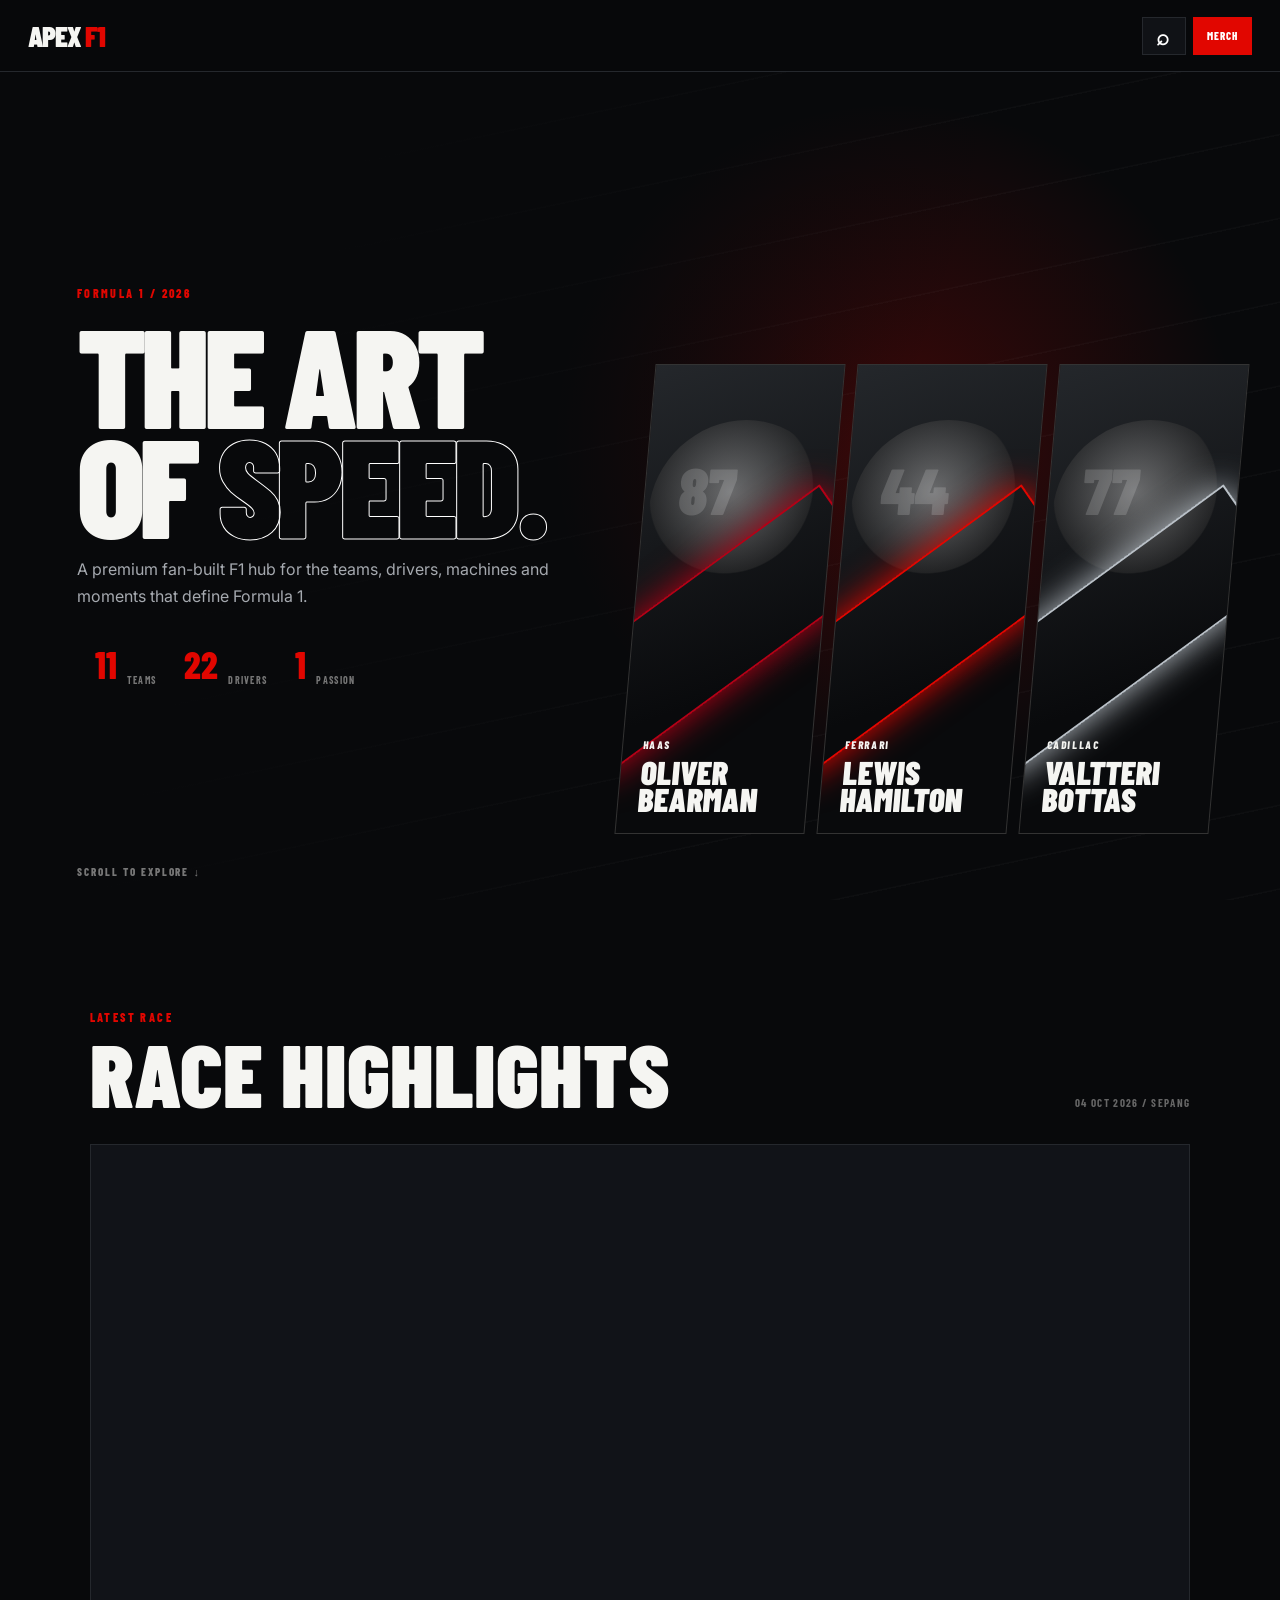
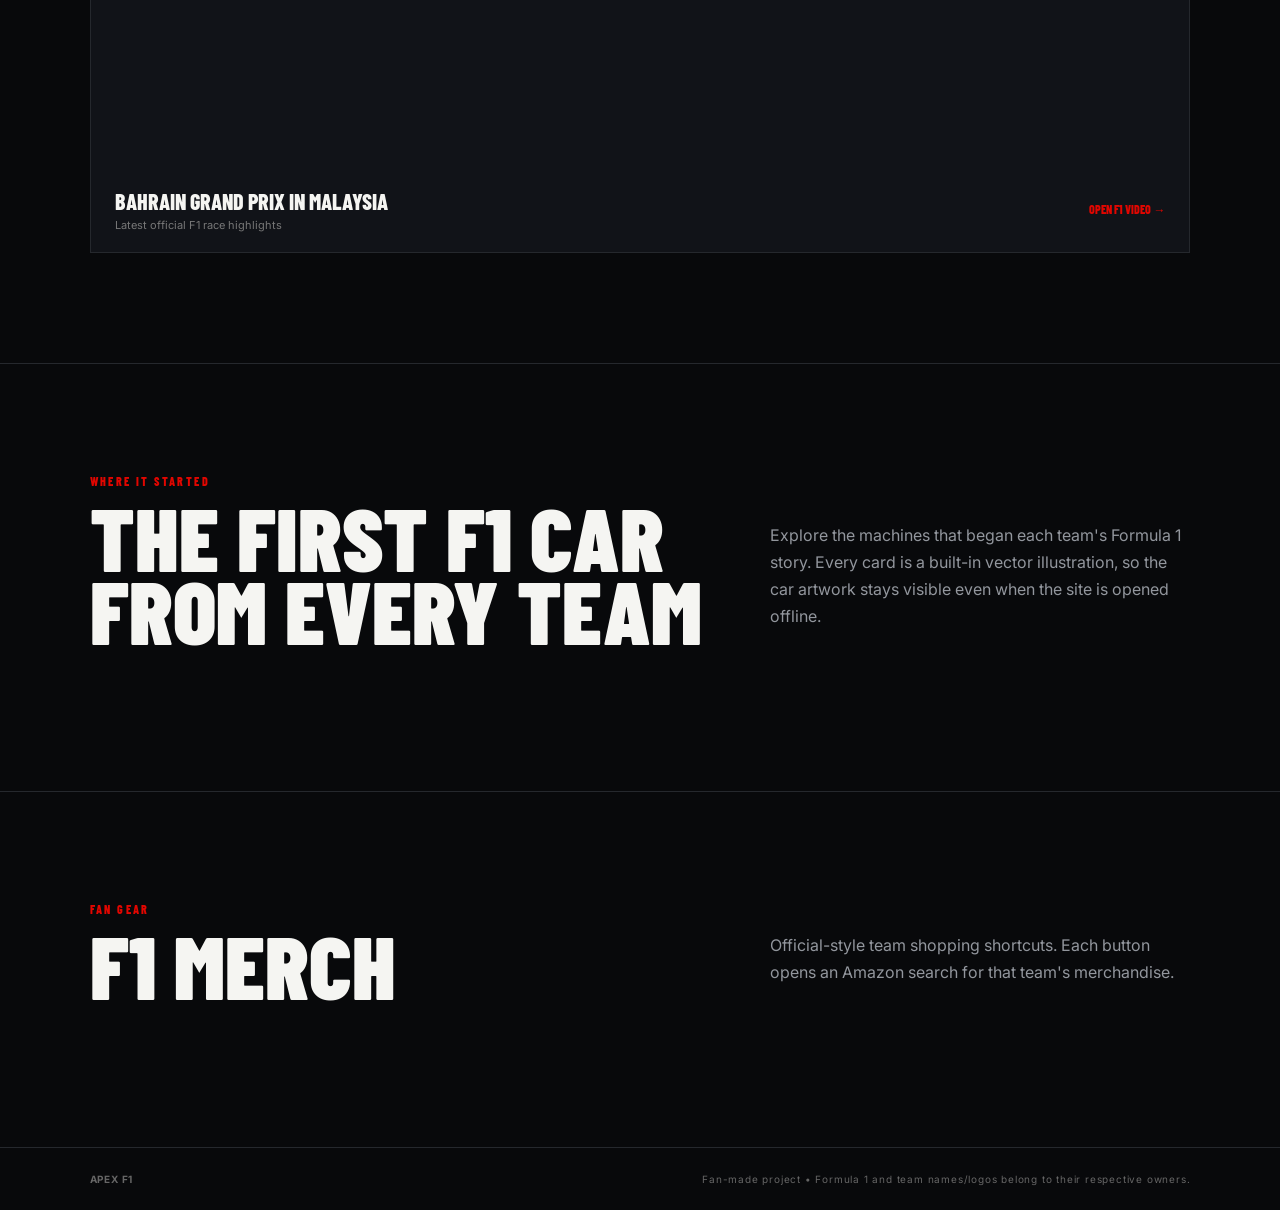
<file: APEX_F1_V2/index.html>
<!doctype html>
<html lang="en">
<head>
<meta charset="utf-8">
<meta name="viewport" content="width=device-width,initial-scale=1">
<title>APEX — The F1 Intelligence Hub</title>
<link rel="preconnect" href="https://fonts.googleapis.com">
<link rel="preconnect" href="https://fonts.gstatic.com" crossorigin>
<link href="https://fonts.googleapis.com/css2?family=Barlow+Condensed:wght@400;500;600;700;800;900&family=Inter:wght@400;500;600;700;800&display=swap" rel="stylesheet">
<link rel="stylesheet" href="styles.css">
</head>
<body>

<svg xmlns="http://www.w3.org/2000/svg" style="position:absolute;width:0;height:0">
<defs>
<linearGradient id="metal" x1="0" x2="1"><stop stop-color="#fff"/><stop offset=".5" stop-color="#777"/><stop offset="1" stop-color="#eee"/></linearGradient>
</defs>
</svg>

<header class="nav">
  <a class="logo" href="#home"><span>APEX</span><i>F1</i></a>
  <nav id="teamNav"></nav>
  <div class="nav-actions">
    <button id="searchOpen" aria-label="Search">⌕</button>
    <a href="#merch" class="merch-tab">MERCH</a>
  </div>
</header>

<div id="searchPanel" class="search-panel">
  <div class="search-inner">
    <button id="searchClose">×</button>
    <label>SEARCH THE F1 WORLD</label>
    <input id="searchInput" placeholder="Try Ferrari, Hamilton, Monaco, Verstappen..." autocomplete="off">
    <div id="searchResults"></div>
  </div>
</div>

<main id="home">
<section class="hero">
  <div class="hero-bg"></div>
  <div class="hero-copy">
    <div class="kicker">FORMULA 1 / 2026</div>
    <h1>THE ART<br>OF <span>SPEED.</span></h1>
    <p>A premium fan-built F1 hub for the teams, drivers, machines and moments that define Formula 1.</p>
    <div class="hero-meta"><b>11</b><span>TEAMS</span><b>22</b><span>DRIVERS</span><b>1</b><span>PASSION</span></div>
  </div>
  <div class="hero-drivers">
    <div class="portrait-card portrait-ollie"><div class="helmet">87</div><small>HAAS</small><strong>OLIVER<br>BEARMAN</strong></div>
    <div class="portrait-card portrait-lewis"><div class="helmet">44</div><small>FERRARI</small><strong>LEWIS<br>HAMILTON</strong></div>
    <div class="portrait-card portrait-bottas"><div class="helmet">77</div><small>CADILLAC</small><strong>VALTTERI<br>BOTTAS</strong></div>
  </div>
  <a class="scroll" href="#highlights">SCROLL TO EXPLORE ↓</a>
</section>

<section id="highlights" class="block highlights">
  <div class="section-top"><div><div class="kicker">LATEST RACE</div><h2>RACE HIGHLIGHTS</h2></div><span>04 OCT 2026 / SEPANG</span></div>
  <div class="video-card">
    <div class="video-frame"><iframe src="https://www.youtube.com/embed?listType=search&list=Formula%201%202026%20Bahrain%20Grand%20Prix%20Malaysia%20highlights" title="Latest Formula 1 race highlights" allowfullscreen></iframe></div>
    <div class="video-info"><div><b>BAHRAIN GRAND PRIX IN MALAYSIA</b><span>Latest official F1 race highlights</span></div><a href="https://www.formula1.com/en/video/race-highlights-2026-bahrain-grand-prix-in-malaysia.1878118714727462605" target="_blank">OPEN F1 VIDEO →</a></div>
  </div>
</section>

<section class="block first-cars">
  <div class="section-top"><div><div class="kicker">WHERE IT STARTED</div><h2>THE FIRST F1 CAR<br>FROM EVERY TEAM</h2></div><p>Explore the machines that began each team's Formula 1 story. Every card is a built-in vector illustration, so the car artwork stays visible even when the site is opened offline.</p></div>
  <div id="carGrid" class="car-grid"></div>
</section>

<section id="merch" class="block merch-section">
  <div class="section-top"><div><div class="kicker">FAN GEAR</div><h2>F1 MERCH</h2></div><p>Official-style team shopping shortcuts. Each button opens an Amazon search for that team's merchandise.</p></div>
  <div id="merchGrid" class="merch-grid"></div>
</section>
</main>

<section id="teamPage" class="team-page" hidden>
  <div class="team-hero">
    <div><div class="kicker" id="teamKicker"></div><h2 id="teamName"></h2><p id="teamIntro"></p></div>
    <div class="team-number" id="teamNumber"></div>
  </div>
  <div class="team-content">
    <div class="drivers-section">
      <div class="section-label">THE GARAGE</div><h3>2026 DRIVERS</h3>
      <div id="driverCards" class="driver-cards"></div>
      <div class="reserve"><span>RESERVE DRIVER</span><b id="reserveName"></b></div>
    </div>
    <div class="car-feature">
      <div class="section-label">THE MACHINE</div><h3 id="carName"></h3>
      <div id="teamCar" class="big-car"></div>
    </div>
    <div class="team-video">
      <div class="section-label">BEST RESULT</div><h3 id="bestResult"></h3>
      <div class="video-placeholder">
        <div class="play">▶</div>
        <p>Watch the team result</p>
        <a id="bestVideo" target="_blank">OPEN VIDEO →</a>
      </div>
    </div>
    <div class="team-history">
      <div class="section-label">THE DNA</div><h3>TEAM HISTORY</h3><p id="teamHistory"></p>
    </div>
  </div>
</section>

<footer><b>APEX F1</b><span>Fan-made project • Formula 1 and team names/logos belong to their respective owners.</span></footer>
<script src="script.js"></script>
</body>
</html>
</file>
<file: APEX_F1_V2/styles.css>
:root{--a:#e10600;--b:#fff;--bg:#08090b;--panel:#111318;--line:#25282d;--text:#f5f5f2;--muted:#92969d}
*{box-sizing:border-box}html{scroll-behavior:smooth}body{margin:0;background:var(--bg);color:var(--text);font-family:Inter,Arial,sans-serif}a{color:inherit}button,input{font:inherit}.nav{height:72px;position:sticky;top:0;z-index:100;background:rgba(8,9,11,.93);backdrop-filter:blur(16px);border-bottom:1px solid var(--line);display:flex;align-items:center;padding:0 28px;gap:28px}.logo{font:900 29px "Barlow Condensed";text-decoration:none;letter-spacing:-.04em}.logo i{font-style:normal;color:var(--a);margin-left:5px}.nav nav{display:flex;gap:3px;overflow:auto;scrollbar-width:none;flex:1}.nav nav::-webkit-scrollbar{display:none}.nav nav button{background:transparent;border:0;color:#a9adb3;font:700 12px "Barlow Condensed";letter-spacing:.06em;padding:11px 10px;cursor:pointer;white-space:nowrap}.nav nav button:hover{color:#fff}.nav-actions{display:flex;gap:7px;align-items:center}.nav-actions button,.merch-tab{height:38px;padding:0 13px;border:1px solid var(--line);background:#101216;color:#fff;text-decoration:none;display:grid;place-items:center;cursor:pointer;font:800 11px "Barlow Condensed";letter-spacing:.1em}.nav-actions button{font-size:22px}.merch-tab{background:var(--a);border-color:var(--a)}
.search-panel{position:fixed;inset:0;background:rgba(4,5,6,.97);z-index:200;display:none}.search-panel.open{display:block}.search-inner{max-width:1000px;margin:12vh auto;padding:30px}.search-inner label{font:800 13px "Barlow Condensed";letter-spacing:.2em;color:var(--a)}#searchClose{float:right;border:0;background:none;color:#fff;font-size:35px;cursor:pointer}#searchInput{width:100%;border:0;border-bottom:2px solid var(--line);background:none;color:#fff;font:700 clamp(35px,6vw,70px) "Barlow Condensed";outline:0;padding:18px 0}.result{display:flex;justify-content:space-between;padding:18px 0;border-bottom:1px solid var(--line);cursor:pointer}.result b{font:700 25px "Barlow Condensed"}.result span{color:#777;font-size:12px}
.hero{min-height:calc(100vh - 72px);position:relative;overflow:hidden;display:flex;align-items:center;padding:70px 6vw;background:radial-gradient(circle at 70% 45%,color-mix(in srgb,var(--a) 24%,transparent),transparent 34%)}.hero-bg{position:absolute;inset:0;background:linear-gradient(110deg,#08090b 25%,transparent 65%),repeating-linear-gradient(168deg,transparent 0 80px,rgba(255,255,255,.025) 81px 82px);pointer-events:none}.hero-copy{position:relative;z-index:2;max-width:620px}.kicker,.section-label{font:800 12px "Barlow Condensed";letter-spacing:.2em;color:var(--a);text-transform:uppercase}.hero h1{font:900 clamp(75px,11vw,165px) "Barlow Condensed";line-height:.78;letter-spacing:-.04em;margin:18px 0}.hero h1 span{color:transparent;-webkit-text-stroke:1px #fff}.hero-copy p{max-width:500px;color:#a5a9af;line-height:1.7}.hero-meta{display:flex;gap:10px;align-items:end;margin-top:32px}.hero-meta b{font:800 37px "Barlow Condensed";color:var(--a);margin-left:18px}.hero-meta span{font:700 10px "Barlow Condensed";letter-spacing:.13em;color:#777}.hero-drivers{position:absolute;right:4vw;bottom:8%;display:flex;gap:12px;transform:skewX(-5deg)}.portrait-card{height:470px;width:190px;padding:20px;display:flex;flex-direction:column;justify-content:flex-end;position:relative;overflow:hidden;border:1px solid #333;background:linear-gradient(160deg,#24272b,#090a0c 68%)}.portrait-card:before{content:"";position:absolute;width:180px;height:180px;border-radius:50%;top:55px;left:5px;background:radial-gradient(circle at 45% 40%,#bbb,#333 55%,transparent 56%);opacity:.5}.portrait-card:after{content:"";position:absolute;width:330px;height:110px;border:2px solid var(--pc);transform:rotate(-38deg);top:210px;left:-90px;box-shadow:0 0 35px var(--pc)}.portrait-card>*{position:relative;z-index:2}.portrait-card small{font:800 11px "Barlow Condensed";letter-spacing:.14em}.portrait-card strong{font:900 33px "Barlow Condensed";line-height:.82;margin-top:8px}.portrait-ollie{--pc:#b40016}.portrait-lewis{--pc:#e10600}.portrait-bottas{--pc:#b9c0c7}.helmet{position:absolute;top:85px;left:34px;font:900 65px "Barlow Condensed";color:rgba(255,255,255,.16)}.scroll{position:absolute;left:6vw;bottom:22px;text-decoration:none;font:800 11px "Barlow Condensed";letter-spacing:.18em;color:#777}
.block{max-width:1500px;margin:auto;padding:110px 7vw}.section-top{display:flex;justify-content:space-between;align-items:end;gap:40px;margin-bottom:35px}.section-top h2{font:900 clamp(55px,7vw,100px) "Barlow Condensed";line-height:.82;margin:12px 0 0}.section-top>p{max-width:420px;color:var(--muted);line-height:1.7}.section-top>span{font:700 11px "Barlow Condensed";letter-spacing:.12em;color:#666}
.video-card{border:1px solid var(--line);background:var(--panel)}.video-frame{aspect-ratio:16/9}.video-frame iframe{width:100%;height:100%;border:0}.video-info{display:flex;justify-content:space-between;align-items:center;padding:20px 24px;gap:20px}.video-info b,.video-info span{display:block}.video-info b{font:800 22px "Barlow Condensed"}.video-info span{color:#777;font-size:11px;margin-top:4px}.video-info a{font:800 12px "Barlow Condensed";color:var(--a);text-decoration:none;white-space:nowrap}
.first-cars{border-top:1px solid var(--line)}.car-grid{display:grid;grid-template-columns:repeat(3,1fr);gap:16px}.car-card{background:var(--panel);border:1px solid var(--line);padding:22px;min-height:280px;position:relative;overflow:hidden}.car-art{height:170px;display:grid;place-items:center;background:radial-gradient(circle,color-mix(in srgb,var(--tc) 23%,transparent),transparent 65%);margin:-22px -22px 18px}.car-svg{width:90%;height:130px}.car-card h3{font:800 27px "Barlow Condensed";margin:0}.car-card p{color:#777;font-size:11px}.car-card:hover{border-color:var(--tc);transform:translateY(-3px);transition:.2s}
.merch-section{border-top:1px solid var(--line)}.merch-grid{display:grid;grid-template-columns:repeat(4,1fr);gap:12px}.merch-card{padding:25px;background:var(--panel);border:1px solid var(--line);border-top:3px solid var(--mc)}.merch-card h3{font:800 25px "Barlow Condensed";margin:0 0 14px}.merch-card a{display:inline-block;text-decoration:none;color:#fff;background:#090a0c;border:1px solid #333;padding:10px 14px;font:800 11px "Barlow Condensed";letter-spacing:.08em}
.team-page{min-height:calc(100vh - 72px);padding:60px 7vw 100px}.team-hero{max-width:1500px;margin:auto;min-height:350px;padding:55px;background:linear-gradient(110deg,color-mix(in srgb,var(--a) 26%,#101216),#101216 62%);border:1px solid var(--line);display:flex;justify-content:space-between;align-items:end;overflow:hidden;position:relative}.team-hero:after{content:"";position:absolute;right:-15%;bottom:-60%;width:65%;height:150%;border:2px solid var(--a);transform:rotate(-28deg);box-shadow:0 0 90px color-mix(in srgb,var(--a) 40%,transparent)}.team-hero>*{position:relative;z-index:2}.team-hero h2{font:900 clamp(65px,10vw,145px) "Barlow Condensed";line-height:.75;margin:14px 0}.team-hero p{max-width:650px;color:#a5a9ae;line-height:1.7}.team-number{font:900 180px "Barlow Condensed";color:transparent;-webkit-text-stroke:2px color-mix(in srgb,var(--a) 60%,#fff);line-height:.6}.team-content{max-width:1500px;margin:18px auto;display:grid;grid-template-columns:1fr 1fr;gap:18px}.team-content>div{background:var(--panel);border:1px solid var(--line);padding:32px}.team-content h3{font:800 40px "Barlow Condensed";margin:8px 0 22px}.driver-cards{display:grid;grid-template-columns:1fr 1fr;gap:12px}.driver{padding:22px;background:#0a0b0d;border-left:4px solid var(--a)}.driver b{display:block;font:800 29px "Barlow Condensed"}.driver span{font-size:10px;color:#777;letter-spacing:.12em}.reserve{margin-top:12px;border-top:1px solid var(--line);padding-top:15px}.reserve span{display:block;color:var(--a);font:800 10px "Barlow Condensed";letter-spacing:.15em}.reserve b{font:700 20px "Barlow Condensed"}.big-car{height:220px;background:radial-gradient(circle,color-mix(in srgb,var(--a) 25%,transparent),transparent 65%);display:grid;place-items:center}.team-video{grid-column:1/-1}.video-placeholder{height:260px;background:linear-gradient(135deg,#090a0c,#17191e);display:grid;place-items:center;align-content:center;border:1px solid #272a30}.play{width:58px;height:58px;border-radius:50%;background:var(--a);display:grid;place-items:center}.video-placeholder p{font:700 18px "Barlow Condensed"}.video-placeholder a{color:var(--a);font:800 12px "Barlow Condensed";text-decoration:none}.team-history p{color:#999;line-height:1.8;max-width:650px}
footer{border-top:1px solid var(--line);padding:25px 7vw;display:flex;justify-content:space-between;color:#666;font-size:10px;letter-spacing:.08em}
@media(max-width:1050px){.hero-drivers{right:-180px;opacity:.55}.car-grid{grid-template-columns:1fr 1fr}.merch-grid{grid-template-columns:1fr 1fr}.team-content{grid-template-columns:1fr}}
@media(max-width:700px){.nav{padding:0 12px;gap:10px}.nav nav button{padding:10px 6px}.hero{padding:60px 22px;min-height:730px}.hero-drivers{display:none}.hero h1{font-size:78px}.block,.team-page{padding:75px 22px}.section-top{display:block}.section-top>span{display:block;margin-top:20px}.car-grid,.merch-grid,.driver-cards{grid-template-columns:1fr}.team-hero{padding:30px;min-height:300px}.team-number{font-size:100px}.team-hero h2{font-size:65px}.video-info{display:block}.video-info a{display:block;margin-top:16px}footer{display:block}.search-inner{padding:22px}}
</file>
